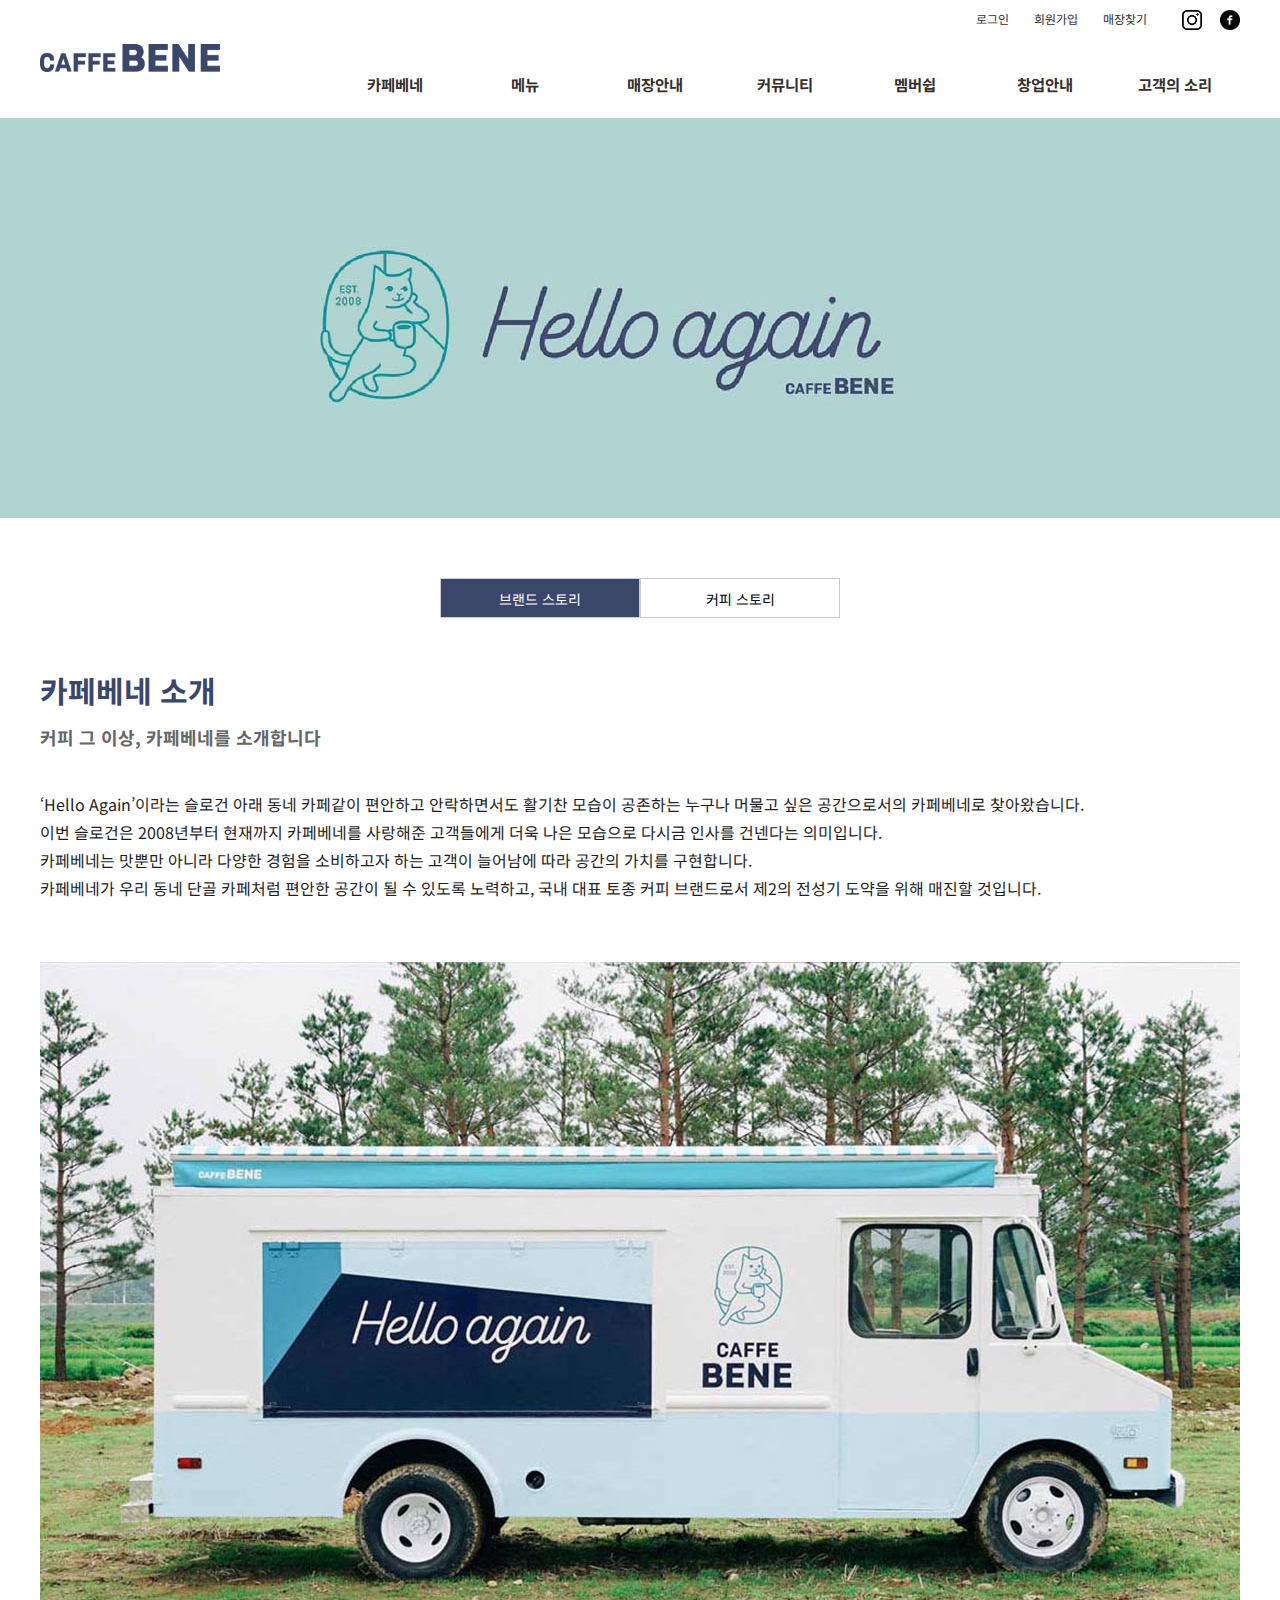
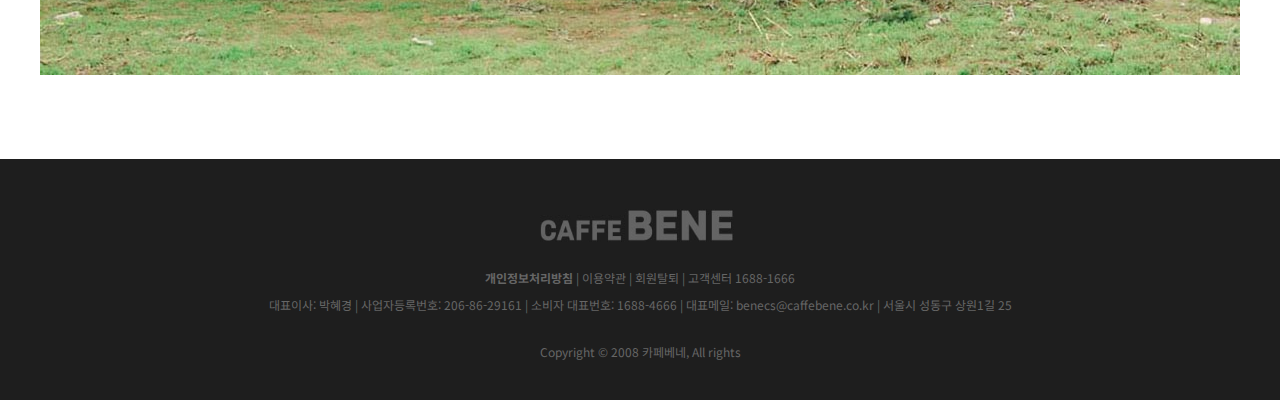
<file: page1-1.html>
<!DOCTYPE html>
<html lang="ko">
<head>
  <meta charset="UTF-8">
  <meta name="viewport" content="width=device-width, initial-scale=1.0">
  <meta http-equiv="X-UA-Compatible" content="카페베네, 커피프랜차이즈">
  <title>브랜드 스토리</title>
  <link rel="stylesheet" href="./css/style1.css">
  <link rel="stylesheet" href="./css/slider.css">
  <!-- 웹 폰트 -->
  <link href="https://fonts.googleapis.com/css?family=Noto+Sans+KR&display=swap" rel="stylesheet">
  <!-- 제이쿼리 -->
  <script src="./js/jquery-3.4.1.min.js"></script>
   <!-- 사용자 자바스크립트 -->
   <script src="./js/main.js"></script>
   <script src="./js/slider.js"></script>
</head>
<body>

  <header id="main_header">
    <h1>
      <a href="index.html">
        <img src="./images/logo.png" alt="카페베네" width="180" height="28">
      </a>
    </h1>
    <div id="util">
        <ul>
          <li><a href="#">로그인</a></li>
          <li><a href="#">회원가입</a></li>
          <li><a href="#">매장찾기</a></li>
          <li><a href="#"><img src="./images/insta.png" alt="insta"></a></li>
          <li><a href="#"><img src="./images/facebook.png" alt="insta"></a></li>
        </ul>
      </div>
    <nav id="main_gnb">
<ul class="depth1">
        <li><a href="page1-1.html">카페베네</a>
          <ul class="depth2">
            <li><a href="page1-1.html">브랜드스토리</a></li>
            <li><a href="#">커피스토리</a></li>
          </ul>
        </li>
        <li><a href="page2-1.html">메뉴</a>
          <ul class="depth2">
              <li><a href="page2-1.html">신메뉴</a></li>
              <li><a href="#">인기메뉴</a></li>
              <li><a href="#">커피</a></li>
              <li><a href="#">음료&차</a></li>
              <li><a href="#">디저트</a></li>
            </ul>
        </li>
        <li><a href="page3-1.html">매장안내</a>
          <ul class="depth2">
              <li><a href="page3-1.html">매장찾기</a></li>
            </ul>
        </li>
        <li><a href="#">커뮤니티</a>
          <ul class="depth2 ">
              <li><a href="#">이벤트</a></li>
              <li><a href="#">공지사항</a></li>
              <li><a href="#">소셜 카페베네</a></li>
              <li><a href="#">자주하는 질문</a></li>
            </ul>
        </li>
        <li><a href="#">멤버쉽</a>
          <ul class="depth2">
              <li><a href="#">나의 멤버쉽</a></li>
              <li><a href="#">멤버쉽 소개</a></li>
              <li><a href="#">등급 및 혜택</a></li>
              <li><a href="#">기프트&할인카드</a></li>
            </ul>
        </li>
        <li><a href="#">창업안내</a>
          <ul class="depth2">
              <li><a href="#">개설안내</a></li>
              <li><a href="#">창업 FAQ</a></li>
              <li><a href="#">창업문의</a></li>
              <li><a href="#">글로벌 매장</a></li>
            </ul>
        </li>
        <li><a href="#">고객의 소리</a>
          <ul class="depth2">
            <li><a href="#">FAQ</a></li>
            </ul>
        </li>
        
      </ul> <!-- depth1 -->
    </nav>
  </header>
  
  <section id="main">
  </section>

    <div id="menu_btn">
      <input type="radio" name="tab" id="first" checked="checked">
      <input type="radio" name="tab" id="second">
      <div class="btns">
        <label for="first">브랜드 스토리</label>
        <label for="second">커피 스토리</label>
      </div>
    </div>
      
    <div class="tab_item">
          <section id="cont">
              <div class="text">
                <h1>카페베네 소개</h1>
                <h2>커피 그 이상, 카페베네를 소개합니다</h2>
                <p>‘Hello Again’이라는 슬로건 아래 동네 카페같이 편안하고 안락하면서도 활기찬 모습이 공존하는 누구나 머물고 싶은 공간으로서의 카페베네로 찾아왔습니다. <br>
                이번 슬로건은 2008년부터 현재까지 카페베네를 사랑해준 고객들에게 더욱 나은 모습으로 다시금 인사를 건넨다는 의미입니다. <br>
                카페베네는 맛뿐만 아니라 다양한 경험을 소비하고자 하는 고객이 늘어남에 따라 공간의 가치를 구현합니다. <br>
                카페베네가 우리 동네 단골 카페처럼 편안한 공간이 될 수 있도록 노력하고, 국내 대표 토종 커피 브랜드로서 제2의 전성기 도약을 위해 매진할 것입니다. </p>
              </div>
              <img class="store" src="./images/car.jpg" alt="store" width="1200px">
              </section>
    </div>

  <footer id="main_footer">
    <h1><img src="./images/footer_logo.jpg" alt="caffebene" width="200px"
      ></h1>
    <p>
      <a href="#"><span>개인정보처리방침</span></a> | 
      <a href="#">이용약관</a> | 
      <a href="#">회원탈퇴</a> | 
      <a href="#">고객센터 1688-1666</a>
    </p>
    <p>대표이사: 박혜경 | 사업자등록번호: 206-86-29161 | 소비자 대표번호: 1688-4666 | 대표메일: benecs@caffebene.co.kr | 서울시 성동구 상원1길 25</p>
    <p class="copyright">Copyright &copy; 2008 카페베네, All rights</p>
  </footer>

</body>
</html>
</file>
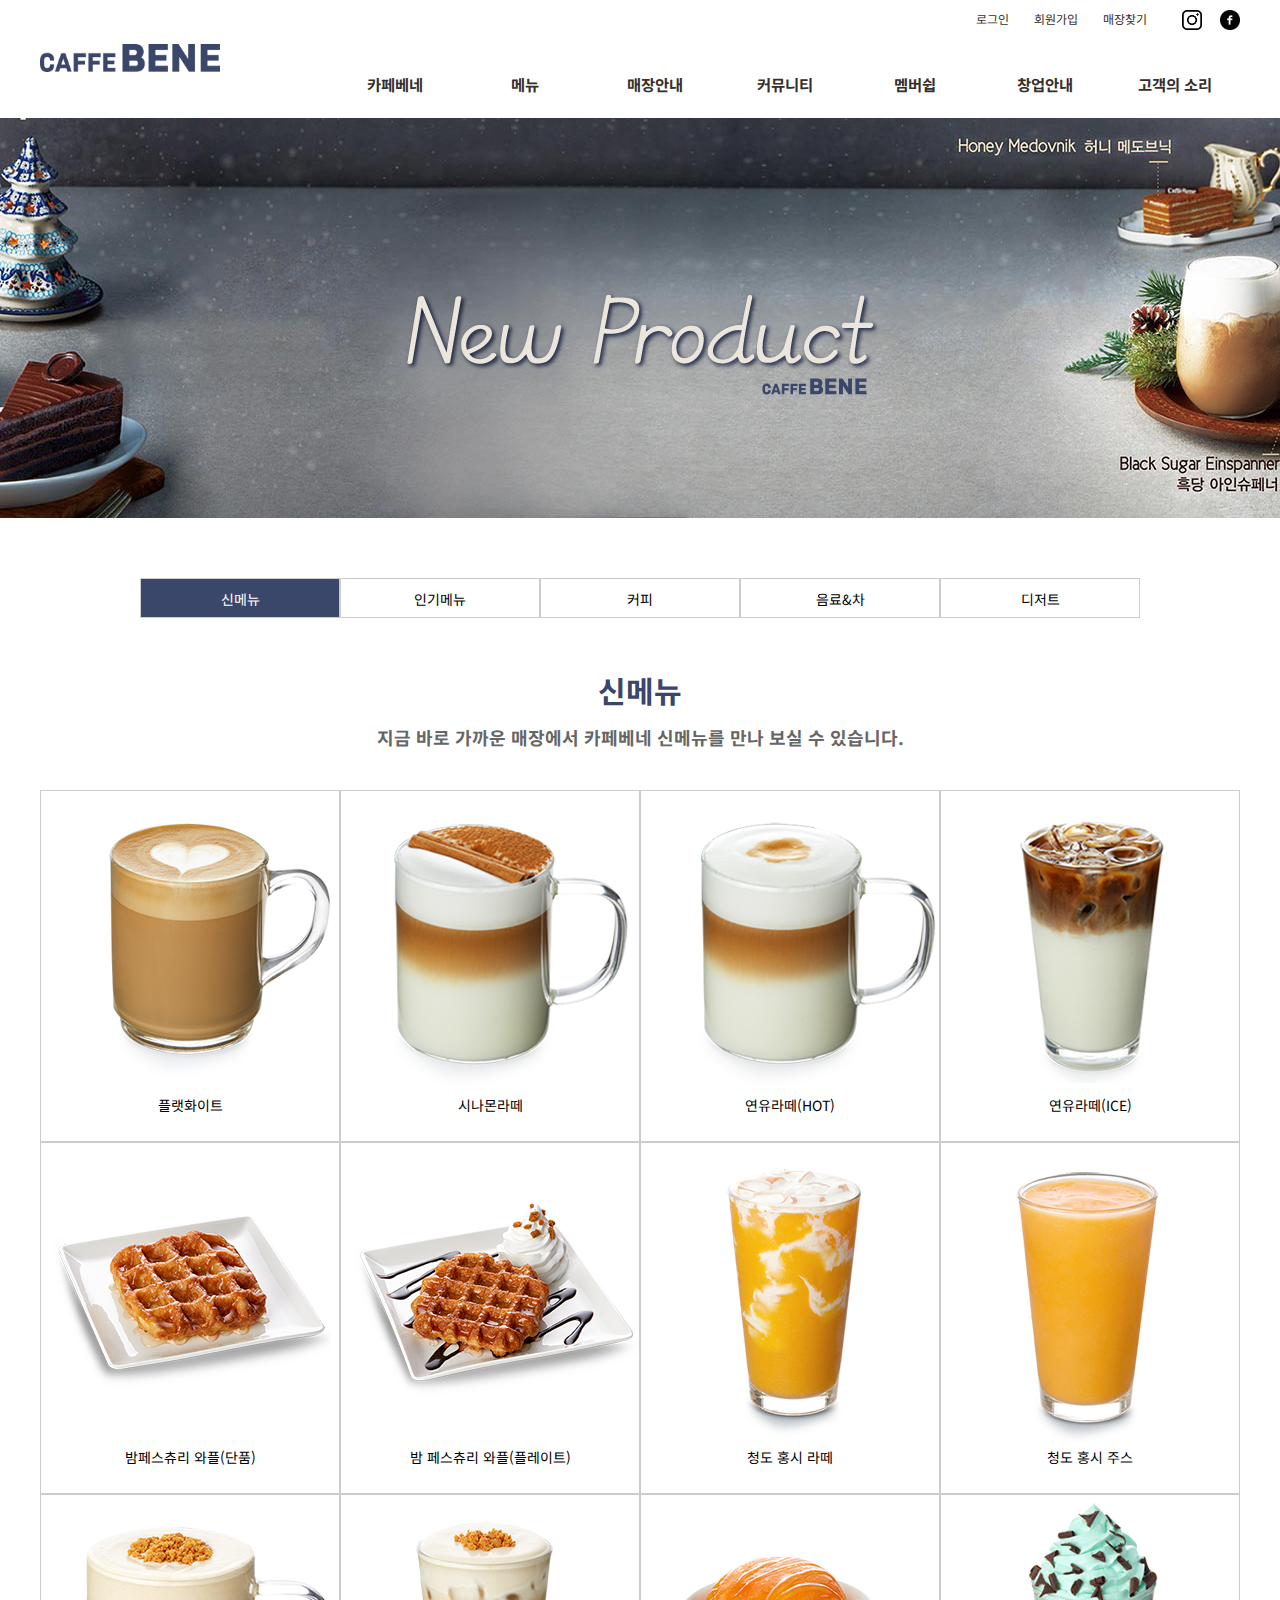
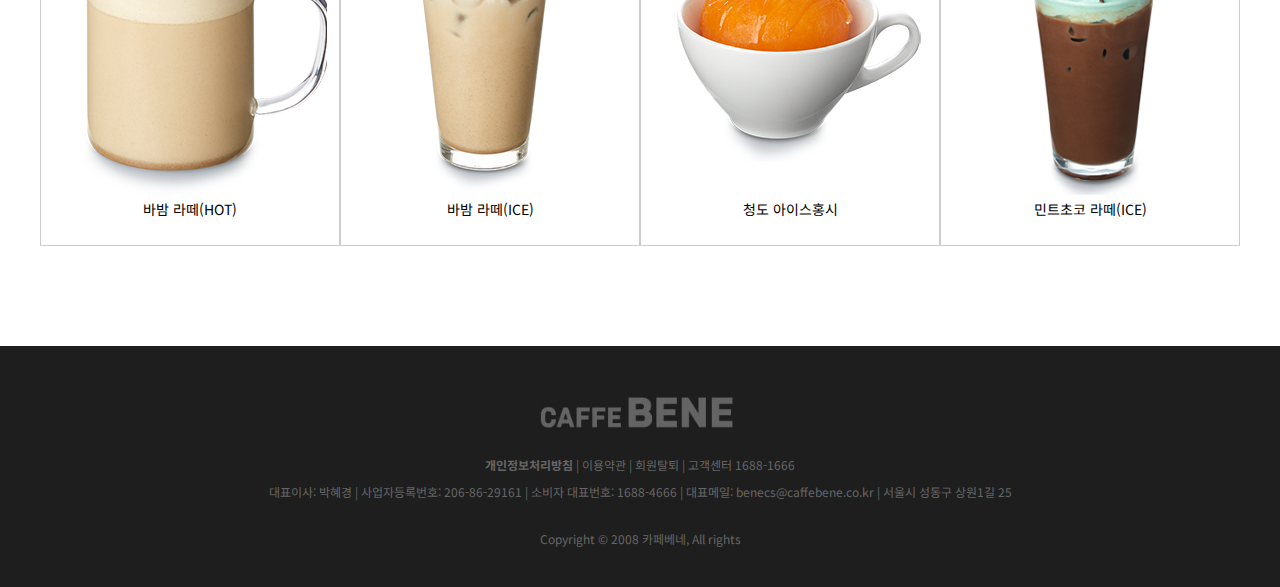
<file: page2-1.html>
<!DOCTYPE html>
<html lang="ko">

<head>
  <meta charset="UTF-8">
  <meta name="viewport" content="width=device-width, initial-scale=1.0">
  <meta http-equiv="X-UA-Compatible" content="카페베네, 커피프랜차이즈">
  <title>신메뉴</title>
  <link rel="stylesheet" href="./css/style2.css">
  <link rel="stylesheet" href="./css/slider.css">
  <!-- 웹 폰트 -->
  <link href="https://fonts.googleapis.com/css?family=Noto+Sans+KR&display=swap" rel="stylesheet">
  <!-- 제이쿼리 -->
  <script src="./js/jquery-3.4.1.min.js"></script>
  <!-- 사용자 자바스크립트 -->
  <script src="./js/main.js"></script>
  <script src="./js/slider.js"></script>
</head>

<body>

  <header id="main_header">
    <h1>
      <a href="index.html">
        <img src="./images/logo.png" alt="카페베네" width="180" height="28">
      </a>
    </h1>
    <div id="util">
      <ul>
        <li><a href="#">로그인</a></li>
        <li><a href="#">회원가입</a></li>
        <li><a href="#">매장찾기</a></li>
        <li><a href="#"><img src="./images/insta.png" alt="insta"></a></li>
          <li><a href="#"><img src="./images/facebook.png" alt="insta"></a></li>
      </ul>
    </div>
    <nav id="main_gnb">
      <ul class="depth1">
        <li><a href="page1-1.html">카페베네</a>
          <ul class="depth2">
            <li><a href="page1-1.html">브랜드스토리</a></li>
            <li><a href="#">커피스토리</a></li>
          </ul>
        </li>
        <li><a href="page2-1.html">메뉴</a>
          <ul class="depth2">
            <li><a href="page2-1.html">신메뉴</a></li>
            <li><a href="#">인기메뉴</a></li>
            <li><a href="#">커피</a></li>
            <li><a href="#">음료&차</a></li>
            <li><a href="#">디저트</a></li>
          </ul>
        </li>
        <li><a href="page3-1.html">매장안내</a>
          <ul class="depth2">
            <li><a href="page3-1.html">매장찾기</a></li>
          </ul>
        </li>
        <li><a href="#">커뮤니티</a>
          <ul class="depth2 ">
            <li><a href="#">이벤트</a></li>
            <li><a href="#">공지사항</a></li>
            <li><a href="#">소셜 카페베네</a></li>
            <li><a href="#">자주하는 질문</a></li>
          </ul>
        </li>
        <li><a href="#">멤버쉽</a>
          <ul class="depth2">
            <li><a href="#">나의 멤버쉽</a></li>
            <li><a href="#">멤버쉽 소개</a></li>
            <li><a href="#">등급 및 혜택</a></li>
            <li><a href="#">기프트&할인카드</a></li>
          </ul>
        </li>
        <li><a href="#">창업안내</a>
          <ul class="depth2">
            <li><a href="#">개설안내</a></li>
            <li><a href="#">창업 FAQ</a></li>
            <li><a href="#">창업문의</a></li>
            <li><a href="#">글로벌 매장</a></li>
          </ul>
        </li>
        <li><a href="#">고객의 소리</a>
          <ul class="depth2">
            <li><a href="#">FAQ</a></li>
            </ul>
        </li>
        
      </ul> <!-- depth1 -->
    </nav>
  </header>

  <section id="main">
  </section>
  <!-- 서브타이틀 -->

  <div id="menu_btn">
    <input type="radio" name="tab" id="first" checked="checked">
    <input type="radio" name="tab" id="second">
    <input type="radio" name="tab" id="third">
    <input type="radio" name="tab" id="fourth">
    <input type="radio" name="tab" id="fifth">

    <div class="btns">
      <label for="first">신메뉴</label>
      <label for="second">인기메뉴</label>
      <label for="third">커피</label>
      <label for="fourth">음료&차</label>
      <label for="fifth">디저트</label>
    </div>
  </div>

  <!-- 신메뉴 -->
  <section class="menu_list">
    <h1>신메뉴</h1>
    <h2>지금 바로 가까운 매장에서 카페베네 신메뉴를 만나 보실 수 있습니다.</h2>
    <ul class="on">
      <li>
        <div class="thumb"><img src="images/01MenuImage_플랫화이트.png" alt="1">
          <p class="menu_tit">플랫화이트</p>
        </div>

        <div class="hover">
          <h3 class="font-bl">플랫화이트</h3>
          <div class="menu_tit2">Flat White(ice)</div>
          <span class="line"></span>
          <p class="txt">에티오피아 시다모를 함께 블랜딩한 에스프레소에 미세한 입자의 스팀밀크를 혼합하여 화사하고 진한 향기가 가득한 호주식 커피</p>
        </div>
      </li>
      <li>
        <div class="thumb"><img src="images/02MenuImage_시나몬라떼.png" alt="1">
          <p class="menu_tit">시나몬라떼</p>
        </div>

        <div class="hover">
          <h3 class="font-bl">시나몬라떼</h3>
          <div class="menu_tit2">Flair Cinnamon Latte(HOT)</div>
          <span class="line"></span>
          <p class="txt">에티오피아 시다모를 함께 블랜딩한 에스프레소에 고소하고 부드러운 단맛을 내는 연유라떼로 시나몬스틱과 파우더를 더해 향을 가득 담은 커피</p>
        </div>
      </li>
      <li>
        <div class="thumb"><img src="images/03MenuImage_연유라떼.png" alt="1">
          <p class="menu_tit">연유라떼(HOT)</p>
        </div>

        <div class="hover">
          <h3 class="font-bl">연유라떼(HOT)</h3>
          <div class="menu_tit2">Flair Condensed Milk Latte</div>
          <span class="line"></span>
          <p class="txt">에티오피아 시다모를 함께 블랜딩한 에스프레소에 달콤한 연유와 고소한 라떼가 조화롭게 어우러지는 부드러운 단맛의 스페인식 커피</p>
        </div>
      </li>
      <li>
        <div class="thumb"><img src="images/04MenuImage_연유라떼아이스.png" alt="1">
          <p class="menu_tit">연유라떼(ICE)</p>
        </div>

        <div class="hover">
          <h3 class="font-bl">연유라떼(ICE)</h3>
          <div class="menu_tit2">Flair Condensed Milk Latte</div>
          <span class="line"></span>
          <p class="txt">에티오피아 시다모를 함께 블랜딩한 에스프레소에 달콤한 연유와 고소한 라떼가 조화롭게 어우러지는 부드러운 단맛의 스페인식 커피</p>
        </div>
      </li>
      <li>
        <div class="thumb"><img src="images/05MenuImage_밤페스츄리 단품.png" alt="1">
          <p class="menu_tit">밤페스츄리 와플(단품)</p>
        </div>

        <div class="hover">
          <h3 class="font-bl">밤페스츄리 와플(플레이트)</h3>
          <div class="menu_tit2">Chestnut Pastry Waffle (Single)</div>
          <span class="line"></span>
          <p class="txt">바삭한 와플에 자라메설탕과 밤, 꿀과 함께 달콤한 초콜릿과 생크림을 함께 즐길 수 있는 메뉴</p>
        </div>
      </li>
      <li>
        <div class="thumb"><img src="images/06MenuImage_밤페스츄리 플레이트.png" alt="1">
          <p class="menu_tit">밤 페스츄리 와플(플레이트)</p>
        </div>

        <div class="hover">
          <h3 class="font-bl">밤 페스츄리 와플(플레이트)</h3>
          <div class="menu_tit2">Chestnut Pastry Waffle (Plate)</div>
          <span class="line"></span>
          <p class="txt">바삭한 와플에 자라메설탕과 밤, 꿀과 함께 달콤한 초콜릿과 생크림을 함께 즐길 수 있는 메뉴</p>
        </div>
      </li>
      <li>
        <div class="thumb"><img src="images/07MenuImage_홍시라떼라네.png" alt="1">
          <p class="menu_tit">청도 홍시 라떼</p>
        </div>

        <div class="hover">
          <h3 class="font-bl">청도 홍시 라떼</h3>
          <div class="menu_tit2">Cheongdo Hongsi Latte</div>
          <span class="line"></span>
          <p class="txt">청도 홍시와 꿀의 달콤함과 우유가 만나 부드러운 홍시 라떼</p>
        </div>
      </li>
      <li>
        <div class="thumb"><img src="images/08MenuImage_홍시주스라네.png" alt="1">
          <p class="menu_tit">청도 홍시 주스</p>
        </div>

        <div class="hover">
          <h3 class="font-bl">청도 홍시 주스</h3>
          <div class="menu_tit2">Cheongdo Hongsi Juice</div>
          <span class="line"></span>
          <p class="txt">청도 홍시를 그대로 가득 담은 홍시 주스</p>
        </div>
      </li>
      <li>
        <div class="thumb"><img src="images/09MenuImage_바밤라떼.png" alt="1">
          <p class="menu_tit">바밤 라떼(HOT)</p>
        </div>

        <div class="hover">
          <h3 class="font-bl">바밤 라떼(HOT)</h3>
          <div class="menu_tit2">Chestnut Latte(HOT)</div>
          <span class="line"></span>
          <p class="txt">꿀밤의 맛 그대로 밤크림과 함께 따뜻하게 즐기는 라떼</p>
        </div>
      </li>
      <li>
        <div class="thumb"><img src="images/10MenuImage_바밤라떼 아이스.png" alt="1">
          <p class="menu_tit">바밤 라떼(ICE)</p>
        </div>

        <div class="hover">
          <h3 class="font-bl">바밤 라떼(ICE)</h3>
          <div class="menu_tit2">Chestnut Latte(ICE)</div>
          <span class="line"></span>
          <p class="txt">꿀밤의 맛과 밤크림으로 부드럽고 시원하게 즐기는 라떼</p>
        </div>
      </li>
      <li>
        <div class="thumb"><img src="images/11MenuImage_아이스홍시.png" alt="1">
          <p class="menu_tit">청도 아이스홍시</p>
        </div>

        <div class="hover">
          <h3 class="font-bl">청도 아이스홍시</h3>
          <div class="menu_tit2">Cheongdo Ice Hongsi</div>
          <span class="line"></span>
          <p class="txt">먹기 쉽게 껍질과 씨를 제거한 자연 그대로의 아이스 홍시에 꿀을 곁들여 시원하고 달콤하게 즐길 수 있는 디저트</p>
        </div>
      </li>
      <li>
        <div class="thumb"><img src="images/12MenuImage_홈페이지_민트초코.png" alt="1">
          <p class="menu_tit">민트초코 라떼(ICE)</p>
        </div>

        <div class="hover">
          <h3 class="font-bl">민트초코 라떼(ICE)</h3>
          <div class="menu_tit2">Mint Choco Latte</div>
          <span class="line"></span>
          <p class="txt">카페베네의 리얼 초콜릿 라떼에 민트향을 더해 초콜릿의 달콤함과 민트의 상쾌함을 느낄 수 있는 라떼</p>
        </div>
      </li>
    </ul>
  </section>

  <footer id="main_footer">
    <h1><img src="./images/footer_logo.jpg" alt="caffebene" width="200px"
      ></h1>
    <p>
      <a href="#"><span>개인정보처리방침</span></a> | 
      <a href="#">이용약관</a> | 
      <a href="#">회원탈퇴</a> | 
      <a href="#">고객센터 1688-1666</a>
    </p>
    <p>대표이사: 박혜경 | 사업자등록번호: 206-86-29161 | 소비자 대표번호: 1688-4666 | 대표메일: benecs@caffebene.co.kr | 서울시 성동구 상원1길 25</p>
    <p class="copyright">Copyright &copy; 2008 카페베네, All rights</p>
  </footer>

</body>

</html>
</file>
<file: css/slider.css>
/* slider.css */

.slider {
  position: relative;
  /* outline: 2px solid red; */
  padding-bottom: 33.85%;
}
.slider > img {
  width: 100%;
  position: absolute;
  opacity: 0;
  z-index: -1;
  /* 전환효과 */
  transition-duration: 1s;
}
.slider > img.show {
  opacity: 1;
}
.indicator {
  position: absolute;
  bottom: 14px; left: 50%;
  margin-left: -45px; 
  z-index: 999;
  opacity: 1;
}
.indicator > a {
  display: block;
  float: left;
  font-size: 10px;
  padding: 0px 8px;
  margin: 8px;
  background-color: #fff;
  border-radius: 50%;
  text-indent: -9999px;
}
.indicator > a.show {
  width: 25px;
  border-radius: 20px 20px 20px 20px;
  background-color: #3a466a;
}
</file>
<file: css/style1.css>
/* style.css */

/* reset */
* {
  margin: 0; padding: 0;
}
ul { list-style-type: none;}
a { 
  text-decoration: none;
  color: #35302d;
}
/* 공통 스타일 */
.clear { clear: both;}

body {
  font-family: 'Noto Sans KR', sans-serif;
  font-size: 14px;
}
/*
  page 폭: 1200px
  main color: #3a466a
  sub color: #00979f
*/

/* 헤더 영역 */
#main_header {
  position: relative;
  width: 1200px;
  margin: 0 auto;
  text-align: center;
  background: #ccc;
}
#main_header > h1 {
  float: left;
  margin-top: 40px;
}
/* util 메뉴 */
#util {
  float: right;
}
#util li {
  float: left;
  padding-top: 10px;
  padding-right: 25px;
  font-size: 12px;
}
#util li:nth-child(4) {
  padding-left: 10px;
  padding-right: 18px;
}
#util li:last-child {
  padding-right: 0;
}
#util li img {
  /* outline: 1px solid red; */
  width: 20px; height: 20px;
}
/* 1단계 메뉴 */
#main_gnb {
  position: relative;
  float: right;
  margin-bottom: 10px;
  /* margin-top: 30px; */
}
#main_gnb > .depth1 > li {
  position: relative;
  float: left;
  margin-top: 40px;
  /* outline: 1px solid green; */
  border-bottom: 3px solid #fff; 
  z-index: 99;
  padding-bottom: 10px;
  /* outline: 1px solid green; */
}
#main_gnb > .depth1 > li > a {
  display: block;
  font-weight: bold;
  font-size: 1.1em;
  width: 130px;
}
#main_gnb > .depth1 > li > a:last-child {

}
/* 호버시 메뉴 언더라인 효과 */
#main_gnb > .depth1 > li:hover {
  border-bottom: 3px solid #3a466a;
}
/* 2단계 메뉴 */
#main_gnb .depth2.show {
  padding-top: 10px;
  height: 180px;
  /* overflow: hidden; */
  /* outline: 1px solid green; */
  background: #fff;
  padding-bottom: 40px;
  border-bottom: 2px solid #ccc;
}
#main_gnb .depth2 {
  position: absolute;
  transition-duration: 0.3s;
  left: 0;
  height: 0;
  width: 100%;
  overflow: hidden;
  z-index: 1;
  top: 36px;
}
#main_gnb .depth2 li {
  padding-top: 20px;
  text-align: center;
}
#main_gnb .depth2 > a {
  font-size: 12px;
  display: block;
}
#main_gnb .depth2 li a:hover {
  font-weight: bold;
  color: #3a466a;
}

/* 메인 배너 */
#main {
  position: relative;
  min-width: 1200px;
  max-width: 1920px;
  height: 400px;
  background-image: url("../images/co33.jpg");
  background-position: center;
  margin: 0 auto;
  overflow: hidden;
  margin-bottom: 60px;
}

/* 메뉴 버튼 */
#menu_btn {
  width: 1200px;
  margin: 0 auto;
  overflow: hidden;
}
.btns {
  position: relative;
  left: 50%;
  margin-left: -200px;
}
.btns > label {

  display: block; 
  float: left;
  width: 200px; height: 40px;
  line-height: 40px;
  text-align: center;
  box-sizing: border-box;
  border: 1px solid #ccc;
  margin-bottom: 50px;
}
.btns > label:hover {
  background: #3a466a;
  color: #fff;
}
input:nth-of-type(1) {
  display: none;
}
input:nth-of-type(2) {
  display: none;
}

input:nth-of-type(1):checked ~ .btns > label:nth-of-type(1) {
  background-color: #3a466a;
  color: white;
}
input:nth-of-type(2):checked ~ .btns > label:nth-of-type(2) {
  background-color: #3a466a;
  color: white;
}

/* 컨텐츠 */
#cont {
  clear: both;
  width: 1200px;
  margin: 0 auto;
}
#cont  > div > h1 {
  color: #3a466a;
  font-size: 30px;
  margin-bottom: 12px;
}
#cont  > div > h2  {
  font-size: 18px;
  color: #666;
  margin-bottom: 40px;
}
#cont > .store {
  margin-bottom: 80px;
}
#cont  > div > p {
  font-size: 16px;
  line-height: 28px;
  margin-bottom: 60px;
  color: #1e1e1e;
}
#main img { width: 100%;}

/* 푸터 */
#main_footer {
  position: relative;
  bottom: 0;
  clear: both;
  width: 100%;
  background: #1e1e1e;
  padding-top: 20px;
  padding-bottom: 30px;
  color: #666;
  text-align: center;
  font-size: 12px;
}
#main_footer > h1 {
  padding-top: 30px;
  padding-bottom: 20px;
}
#main_footer > p {
  padding-bottom: 10px;
}
#main_footer > p a, #main_footer address{
  padding-bottom: 10px;
  font-style: normal;
  color: #666;
}
#main_footer > p span {
  font-weight: bold;
}
.copyright {
  padding-top: 20px;
  font-size: 12px;
}
</file>
<file: css/style2.css>
/* style.css */

/* reset */
* {
  margin: 0; padding: 0;
}
ul { list-style-type: none;}
a { 
  text-decoration: none;
  color: #35302d;
}
/* 공통 스타일 */
.clear { clear: both;}

body {
  font-family: 'Noto Sans KR', sans-serif;
  font-size: 14px;
}
/*
  page 폭: 1200px
  main color: #3a466a
  sub color: #00979f
*/

/* 헤더 영역 */
#main_header {
  position: relative;
  width: 1200px;
  margin: 0 auto;
  text-align: center;
  background: #ccc;
}
#main_header > h1 {
  float: left;
  margin-top: 40px;
}
/* util 메뉴 */
#util {
  float: right;
}
#util li {
  float: left;
  padding-top: 10px;
  padding-right: 25px;
  font-size: 12px;
}
#util li:nth-child(4) {
  padding-left: 10px;
  padding-right: 18px;
}
#util li:last-child {
  padding-right: 0;
}
#util li img {
  /* outline: 1px solid red; */
  width: 20px; height: 20px;
}
/* 1단계 메뉴 */
#main_gnb {
  position: relative;
  float: right;
  margin-bottom: 10px;
  /* margin-top: 30px; */
}
#main_gnb > .depth1 > li {
  position: relative;
  float: left;
  margin-top: 40px;
  /* outline: 1px solid green; */
  border-bottom: 3px solid #fff; 
  z-index: 99;
  padding-bottom: 10px;
  /* outline: 1px solid green; */
}
#main_gnb > .depth1 > li > a {
  display: block;
  font-weight: bold;
  font-size: 1.1em;
  width: 130px;
}
#main_gnb > .depth1 > li > a:last-child {

}
/* 호버시 메뉴 언더라인 효과 */
#main_gnb > .depth1 > li:hover {
  border-bottom: 3px solid #3a466a;
}
/* 2단계 메뉴 */
#main_gnb .depth2.show {
  padding-top: 10px;
  height: 180px;
  /* overflow: hidden; */
  /* outline: 1px solid green; */
  background: #fff;
  padding-bottom: 40px;
  border-bottom: 2px solid #ccc;
}
#main_gnb .depth2 {
  position: absolute;
  transition-duration: 0.3s;
  left: 0;
  height: 0;
  width: 100%;
  overflow: hidden;
  z-index: 1;
  top: 36px;
}
#main_gnb .depth2 li {
  padding-top: 20px;
  text-align: center;
}
#main_gnb .depth2 > a {
  font-size: 12px;
  display: block;
}
#main_gnb .depth2 li a:hover {
  font-weight: bold;
  color: #3a466a;
}



/* 배너 */

#main {
  position: relative;
  min-width: 1200px;
  max-width: 1920px;
  height: 400px;
  background-image: url("../images/menu_banner1.jpg");
  background-position: center;
  margin: 0 auto;
  overflow: hidden;
  margin-bottom: 60px;
}

/* 메뉴 버튼 */
#menu_btn {
  width: 1200px;
  margin: 0 auto;
  overflow: hidden;
}
.btns {
  position: relative;
  left: 50%;
  margin-left: -500px;
}
.btns > label {
  display: block; 
  float: left;
  width: 200px; height: 40px;
  line-height: 40px;
  text-align: center;
  box-sizing: border-box;
  border: 1px solid #ccc;
  margin-bottom: 50px;
}
.btns > label:hover {
  background: #3a466a;
  color: #fff;
}
input:nth-of-type(1) {
  display: none;
}
input:nth-of-type(2) {
  display: none;
}
input:nth-of-type(3) {
  display: none;
}
input:nth-of-type(4) {
  display: none;
}
input:nth-of-type(5) {
  display: none;
}

input:nth-of-type(1):checked ~ .btns > label:nth-of-type(1) {
  background-color: #3a466a;
  color: white;
}
input:nth-of-type(2):checked ~ .btns > label:nth-of-type(2) {
  background-color: #3a466a;
  color: white;
}
input:nth-of-type(3):checked ~ .btns > label:nth-of-type(3) {
  background-color: #3a466a;
  color: white;
}
input:nth-of-type(4):checked ~ .btns > label:nth-of-type(4) {
  background-color: #3a466a;
  color: white;
}
input:nth-of-type(5):checked ~ .btns > label:nth-of-type(5) {
  background-color: #3a466a;
  color: white;
}

/* 메뉴리스트 */
section.menu_list > h1 {
  color: #3a466a;
  font-size: 30px;
  margin-bottom: 12px;
  text-align: center;
}
section.menu_list > h2 {
  font-size: 18px;
  text-align: center;
  color: #666;
  margin-bottom: 40px ;
}
section.menu_list {
  background: white;
  background-position: center;
  width: 1200px;
  margin: 0 auto;
  padding-bottom: 200px;
}
.menu_list {
  width: 1200px;
  margin: 0 auto;
}
.menu_list li {
  position: relative;
  float: left;
  width: 300px; height: 352px;
  box-sizing: border-box;
}
.thumb {
  display: block;
  border: 1px solid #ccc;
  height: 350px;
  width: 298px;
}
.menu_tit {
  text-align: center;
}
.menu_list li:nth-child(5){
  /* clear: float 해제 
    값: left | right | both
  */
  clear: both;
}
.clear { clear: both; }

/* 호버 스타일 */
.menu_list ul {
  margin-bottom: 60px;
}
.menu_list > ul > li {
  position: relative;
  width: 300px; height: 352px;
}
.menu_list > ul > li:last-child {
  margin-bottom: 100px;

}
.hover {
  position: absolute;
  left: 0; top: 0;
  width: 300px; height: 352px;
  background: rgba(58, 70, 106, 0.8);
  text-align: center;
  line-height: 25px;
  padding: 15px;
  box-sizing: border-box;
  color: #fff;
  z-index: 99;
  display: none;
}
.hover .font-bl {
  margin-top: 25%;
  font-size: 22px;
}
.hover .menu_tit2 {
  color: #ccc;
  margin-bottom: 20px;
}
.line {
  display: block;
  border: 1px solid #fff;
  margin: 0 auto;
  width: 40px;
  margin-bottom: 15px;
}
.txt {
  color: #ebebeb;
}

/* 호버시 */
.menu_list li:hover > .hover{
  display: block;
}


/* 푸터 */
#main_footer {
  clear: both;
  width: 100%;
  background: #1e1e1e;
  padding-top: 20px;
  padding-bottom: 30px;
  color: #666;
  text-align: center;
  font-size: 12px;
}
#main_footer > h1 {
  padding-top: 30px;
  padding-bottom: 20px;
}
#main_footer > p {
  padding-bottom: 10px;
}
#main_footer > p a, #main_footer address{
  padding-bottom: 10px;
  font-style: normal;
  color: #666;
}

#main_footer > p span {
  font-weight: bold;
}
.copyright {
  padding-top: 20px;
  font-size: 12px;
}
</file>
